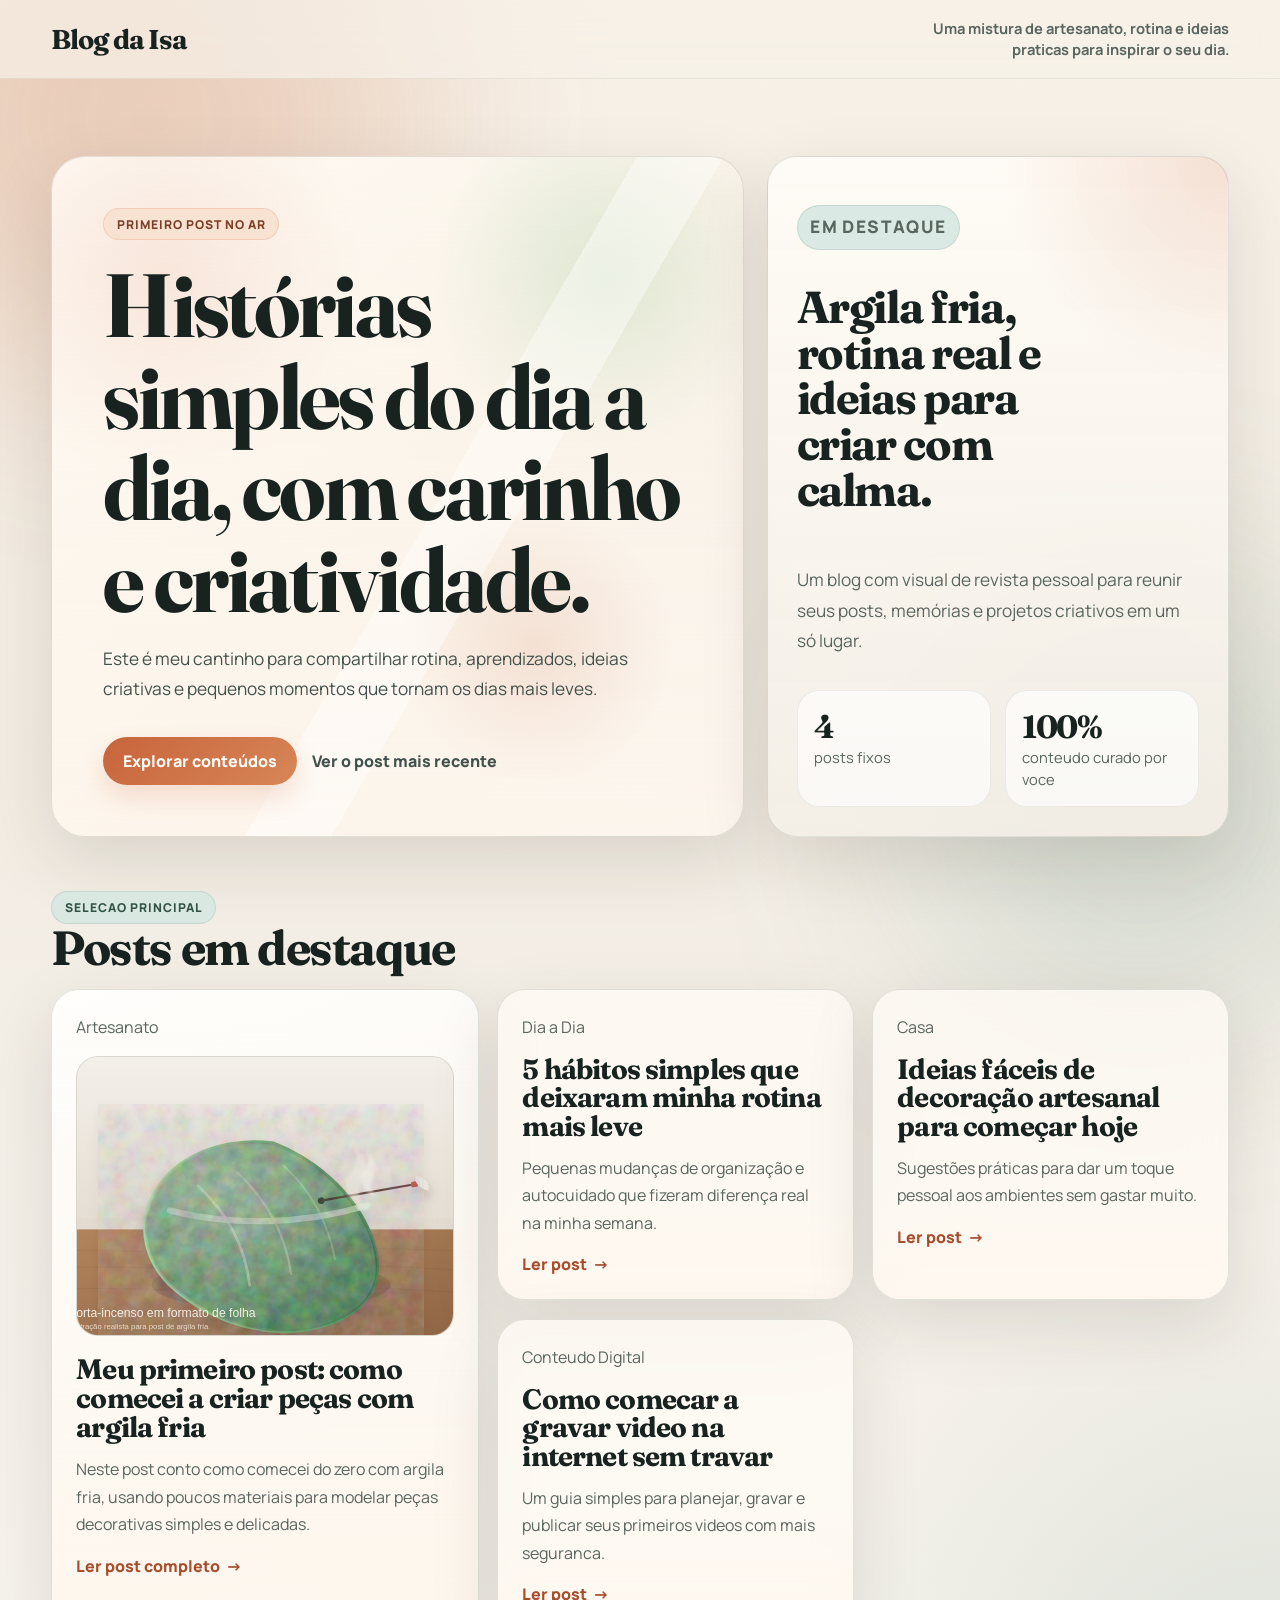
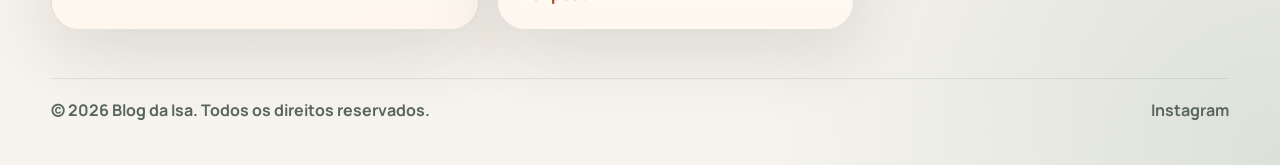
<file: index.html>
<!doctype html>
<html lang="pt-BR">
  <head>
    <meta charset="UTF-8" />
    <meta name="viewport" content="width=device-width, initial-scale=1.0" />
    <title>Blog da Isa | Dia a Dia</title>
    <link rel="preconnect" href="https://fonts.googleapis.com" />
    <link rel="preconnect" href="https://fonts.gstatic.com" crossorigin />
    <link
      href="https://fonts.googleapis.com/css2?family=Fraunces:opsz,wght@9..144,600;9..144,700&family=Manrope:wght@400;500;700&display=swap"
      rel="stylesheet"
    />
    <link rel="stylesheet" href="styles.css" />
  </head>
  <body>
    <div class="bg-blur bg-blur-top"></div>
    <div class="bg-blur bg-blur-bottom"></div>

    <header class="site-header">
      <nav class="container nav">
        <a href="index.html" class="brand">Blog da Isa</a>
        <p class="header-note">Uma mistura de artesanato, rotina e ideias praticas para inspirar o seu dia.</p>
      </nav>
    </header>

    <main>
      <section class="hero container">
        <div class="hero-copy">
          <span class="tag">Primeiro post no ar</span>
          <h1>Histórias simples do dia a dia, com carinho e criatividade.</h1>
          <p>
            Este é meu cantinho para compartilhar rotina, aprendizados, ideias
            criativas e pequenos momentos que tornam os dias mais leves.
          </p>
          <div class="hero-actions">
            <a href="#destaques" class="cta">Explorar conteúdos</a>
            <a href="post-video-internet.html" class="hero-link">Ver o post mais recente</a>
          </div>
        </div>

        <aside class="hero-panel reveal">
          <p class="hero-panel-label">Em destaque</p>
          <h2>Argila fria, rotina real e ideias para criar com calma.</h2>
          <p>
            Um blog com visual de revista pessoal para reunir seus posts,
            memórias e projetos criativos em um só lugar.
          </p>
          <div class="hero-metrics">
            <div>
              <strong>4</strong>
              <span>posts fixos</span>
            </div>
            <div>
              <strong>100%</strong>
              <span>conteudo curado por voce</span>
            </div>
          </div>
        </aside>
      </section>

      <section id="destaques" class="container section-heading reveal">
        <div>
          <p class="section-kicker">Selecao principal</p>
          <h2>Posts em destaque</h2>
        </div>
      </section>

      <section class="container posts-grid">
        <article class="post-card post-card-large reveal">
          <p class="post-category">Artesanato</p>
          <img
            class="post-card-image"
            src="images/porta-incenso-planta-realista.svg"
            alt="Porta-incenso de folha feito com argila fria"
          />
          <h2>Meu primeiro post: como comecei a criar peças com argila fria</h2>
          <p>
            Neste post conto como comecei do zero com argila fria, usando
            poucos materiais para modelar peças decorativas simples e delicadas.
          </p>
          <a href="post-artesanato.html">Ler post completo</a>
        </article>

        <article class="post-card reveal">
          <p class="post-category">Dia a Dia</p>
          <h3>5 hábitos simples que deixaram minha rotina mais leve</h3>
          <p>
            Pequenas mudanças de organização e autocuidado que fizeram diferença
            real na minha semana.
          </p>
          <a href="post-habitos.html">Ler post</a>
        </article>

        <article class="post-card reveal">
          <p class="post-category">Casa</p>
          <h3>Ideias fáceis de decoração artesanal para começar hoje</h3>
          <p>
            Sugestões práticas para dar um toque pessoal aos ambientes sem gastar
            muito.
          </p>
          <a href="post-decoracao.html">Ler post</a>
        </article>

        <article class="post-card reveal">
          <p class="post-category">Conteudo Digital</p>
          <h3>Como comecar a gravar video na internet sem travar</h3>
          <p>
            Um guia simples para planejar, gravar e publicar seus primeiros
            videos com mais seguranca.
          </p>
          <a href="post-video-internet.html">Ler post</a>
        </article>
      </section>

    </main>

    <footer class="site-footer">
      <div class="container footer-content">
        <p>© 2026 Blog da Isa. Todos os direitos reservados.</p>
        <div class="socials">
          <a href="https://www.instagram.com/">Instagram</a>
        </div>
      </div>
    </footer>

    <script src="script.js"></script>
  </body>
</html>
</file>
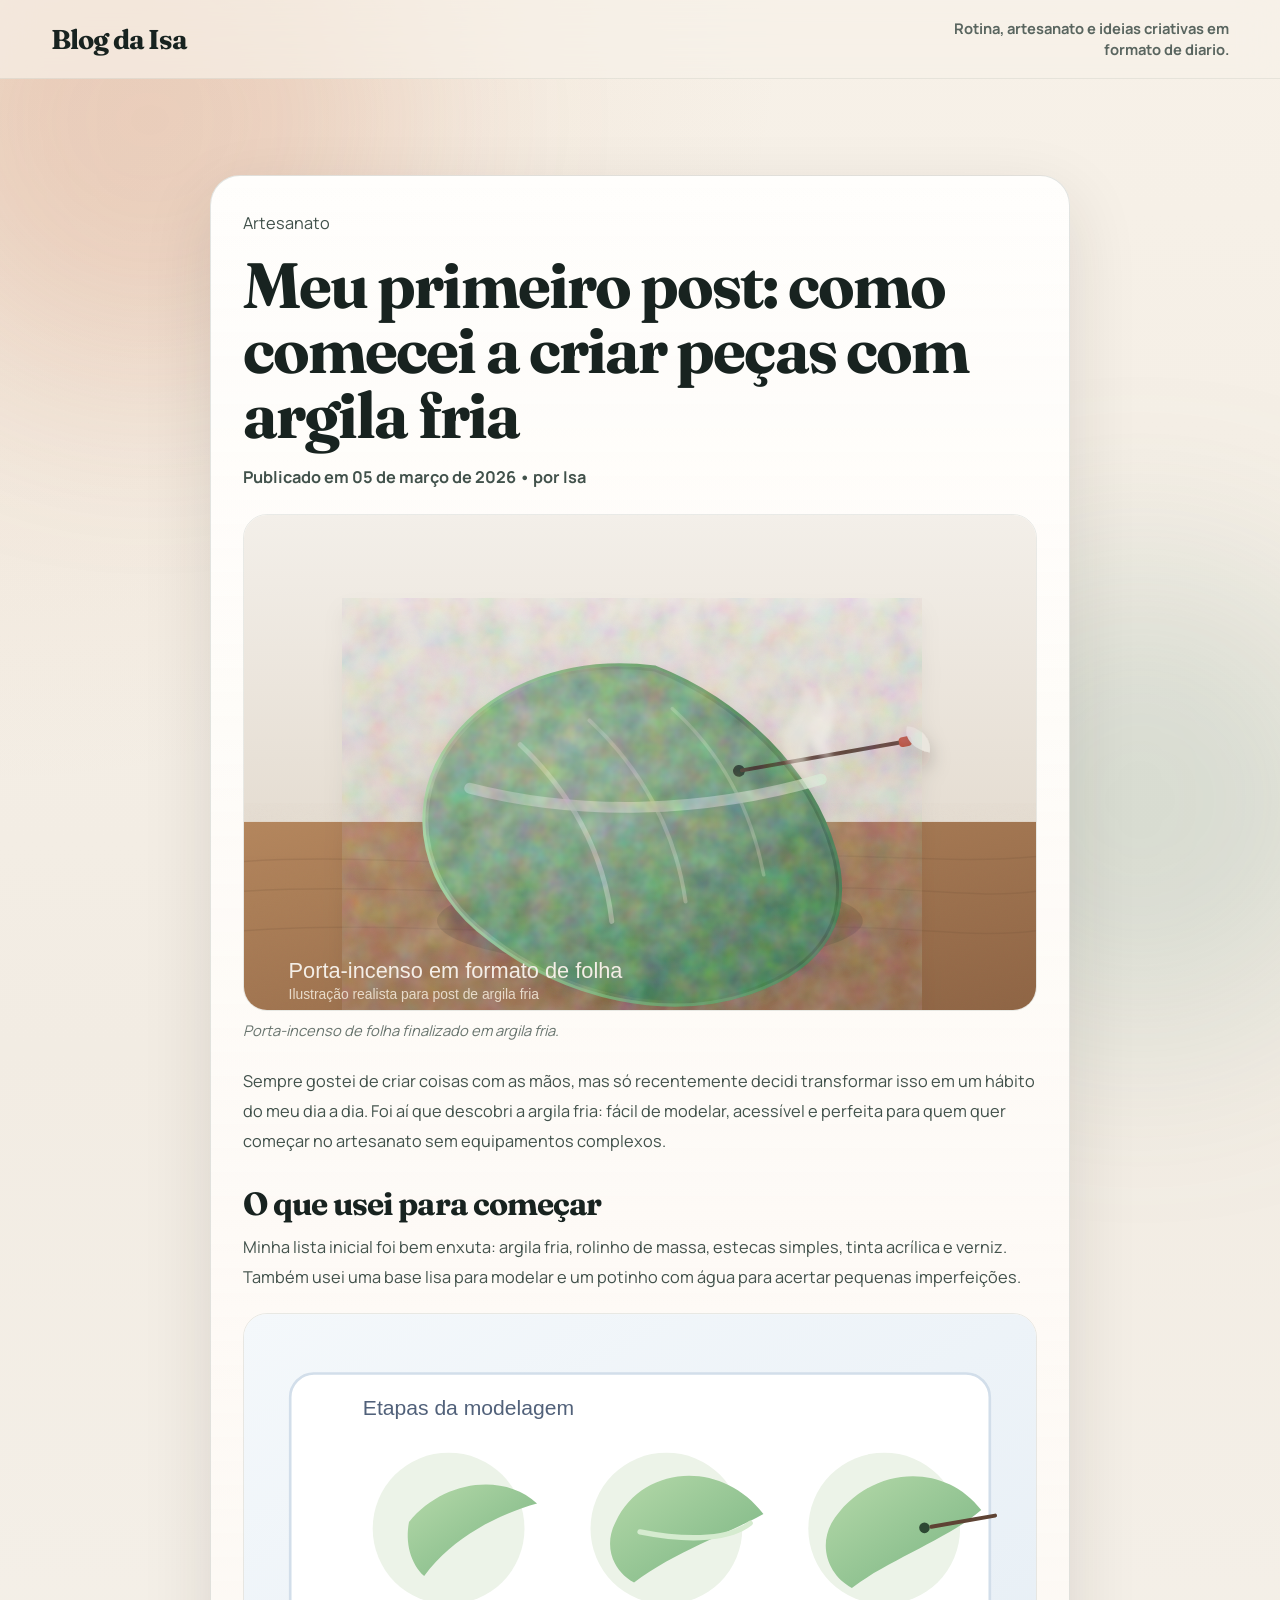
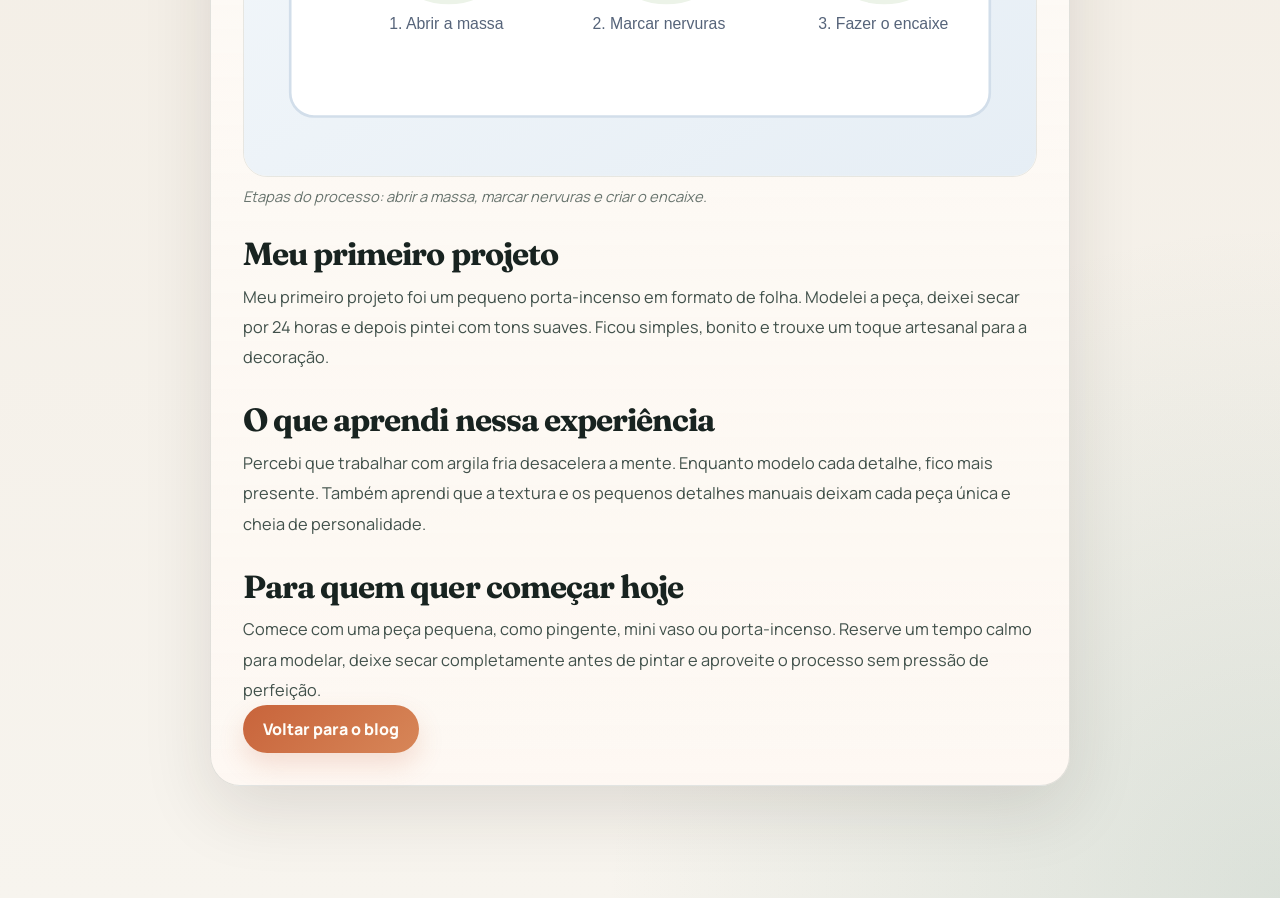
<file: post-artesanato.html>
<!doctype html>
<html lang="pt-BR">
  <head>
    <meta charset="UTF-8" />
    <meta name="viewport" content="width=device-width, initial-scale=1.0" />
    <title>Como comecei com argila fria | Blog da Isa</title>
    <link rel="preconnect" href="https://fonts.googleapis.com" />
    <link rel="preconnect" href="https://fonts.gstatic.com" crossorigin />
    <link
      href="https://fonts.googleapis.com/css2?family=Fraunces:opsz,wght@9..144,600;9..144,700&family=Manrope:wght@400;500;700&display=swap"
      rel="stylesheet"
    />
    <link rel="stylesheet" href="styles.css" />
  </head>
  <body>
    <div class="bg-blur bg-blur-top"></div>
    <div class="bg-blur bg-blur-bottom"></div>

    <header class="site-header">
      <nav class="container nav">
        <a href="index.html" class="brand">Blog da Isa</a>
        <p class="header-note">Rotina, artesanato e ideias criativas em formato de diario.</p>
      </nav>
    </header>

    <main class="container post-page">
      <article class="article-card reveal show">
        <p class="post-category">Artesanato</p>
        <h1>Meu primeiro post: como comecei a criar peças com argila fria</h1>
        <p class="article-meta">Publicado em 05 de março de 2026 • por Isa</p>

        <figure class="post-image">
          <img
            src="images/porta-incenso-planta-realista.svg"
            alt="Porta-incenso em formato de folha feito com argila fria sobre uma mesa clara"
          />
          <figcaption>Porta-incenso de folha finalizado em argila fria.</figcaption>
        </figure>

        <p>
          Sempre gostei de criar coisas com as mãos, mas só recentemente decidi transformar isso em um hábito
          do meu dia a dia. Foi aí que descobri a argila fria: fácil de modelar, acessível e perfeita para quem
          quer começar no artesanato sem equipamentos complexos.
        </p>

        <h2>O que usei para começar</h2>
        <p>
          Minha lista inicial foi bem enxuta: argila fria, rolinho de massa, estecas simples, tinta acrílica e verniz.
          Também usei uma base lisa para modelar e um potinho com água para acertar pequenas imperfeições.
        </p>

        <figure class="post-image">
          <img
            src="images/porta-incenso-folha-processo.svg"
            alt="Etapas de modelagem de um porta-incenso em formato de folha com argila fria"
          />
          <figcaption>Etapas do processo: abrir a massa, marcar nervuras e criar o encaixe.</figcaption>
        </figure>

        <h2>Meu primeiro projeto</h2>
        <p>
          Meu primeiro projeto foi um pequeno porta-incenso em formato de folha. Modelei a peça, deixei secar por
          24 horas e depois pintei com tons suaves. Ficou simples, bonito e trouxe um toque artesanal para a decoração.
        </p>

        <h2>O que aprendi nessa experiência</h2>
        <p>
          Percebi que trabalhar com argila fria desacelera a mente. Enquanto modelo cada detalhe, fico mais presente.
          Também aprendi que a textura e os pequenos detalhes manuais deixam cada peça única e cheia de personalidade.
        </p>

        <h2>Para quem quer começar hoje</h2>
        <p>
          Comece com uma peça pequena, como pingente, mini vaso ou porta-incenso. Reserve um tempo calmo para modelar,
          deixe secar completamente antes de pintar e aproveite o processo sem pressão de perfeição.
        </p>

        <a href="index.html" class="cta">Voltar para o blog</a>
      </article>
    </main>
  </body>
</html>
</file>
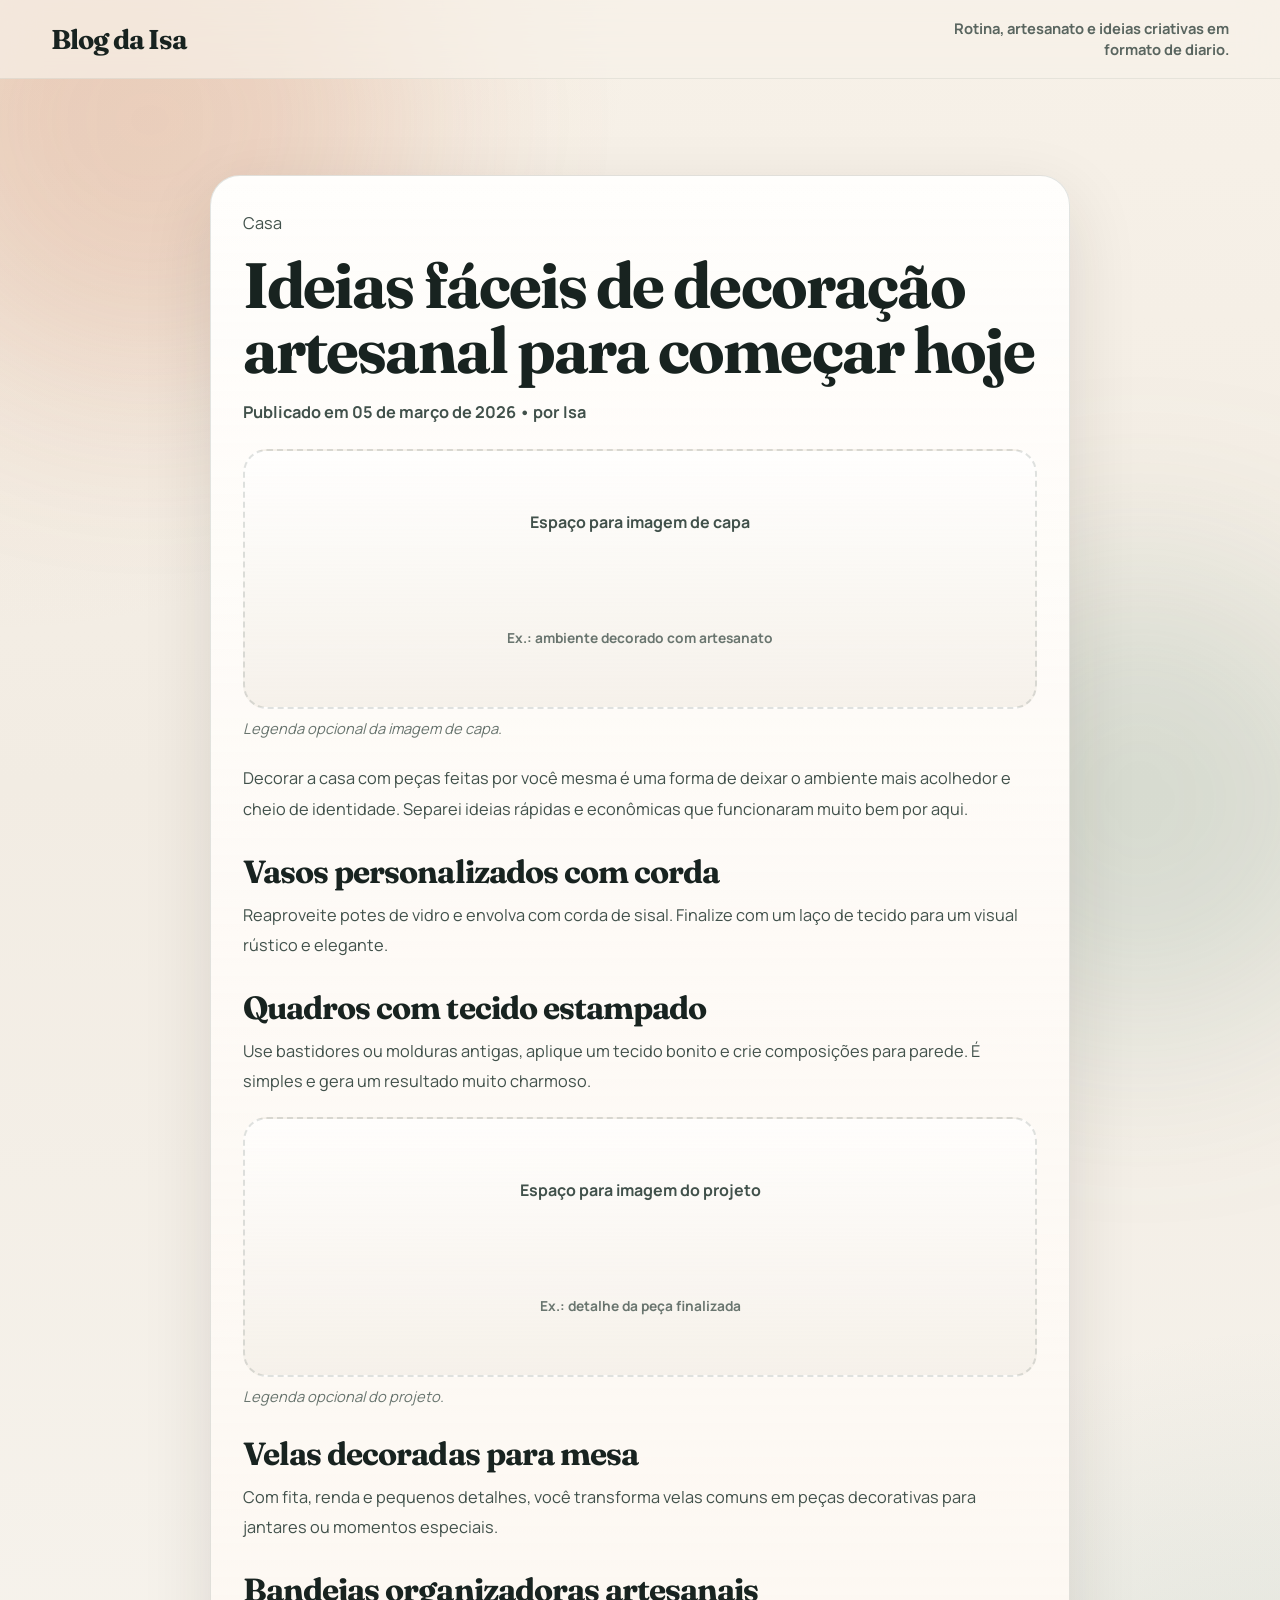
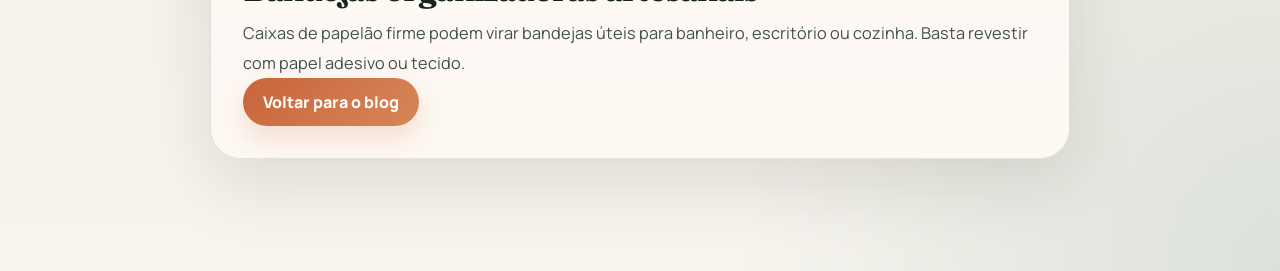
<file: post-decoracao.html>
<!doctype html>
<html lang="pt-BR">
  <head>
    <meta charset="UTF-8" />
    <meta name="viewport" content="width=device-width, initial-scale=1.0" />
    <title>Decoração artesanal fácil | Blog da Isa</title>
    <link rel="preconnect" href="https://fonts.googleapis.com" />
    <link rel="preconnect" href="https://fonts.gstatic.com" crossorigin />
    <link
      href="https://fonts.googleapis.com/css2?family=Fraunces:opsz,wght@9..144,600;9..144,700&family=Manrope:wght@400;500;700&display=swap"
      rel="stylesheet"
    />
    <link rel="stylesheet" href="styles.css" />
  </head>
  <body>
    <div class="bg-blur bg-blur-top"></div>
    <div class="bg-blur bg-blur-bottom"></div>

    <header class="site-header">
      <nav class="container nav">
        <a href="index.html" class="brand">Blog da Isa</a>
        <p class="header-note">Rotina, artesanato e ideias criativas em formato de diario.</p>
      </nav>
    </header>

    <main class="container post-page">
      <article class="article-card reveal show">
        <p class="post-category">Casa</p>
        <h1>Ideias fáceis de decoração artesanal para começar hoje</h1>
        <p class="article-meta">Publicado em 05 de março de 2026 • por Isa</p>

        <figure class="post-image">
          <!-- Troque esta div por uma imagem real: <img src="images/sua-foto.jpg" alt="Descrição da imagem" /> -->
          <div class="post-image-placeholder">
            Espaço para imagem de capa
            <small>Ex.: ambiente decorado com artesanato</small>
          </div>
          <figcaption>Legenda opcional da imagem de capa.</figcaption>
        </figure>

        <p>
          Decorar a casa com peças feitas por você mesma é uma forma de deixar o ambiente mais acolhedor e cheio de
          identidade. Separei ideias rápidas e econômicas que funcionaram muito bem por aqui.
        </p>

        <h2>Vasos personalizados com corda</h2>
        <p>
          Reaproveite potes de vidro e envolva com corda de sisal. Finalize com um laço de tecido para um visual rústico
          e elegante.
        </p>

        <h2>Quadros com tecido estampado</h2>
        <p>
          Use bastidores ou molduras antigas, aplique um tecido bonito e crie composições para parede. É simples e gera
          um resultado muito charmoso.
        </p>

        <figure class="post-image">
          <!-- Troque esta div por uma imagem real: <img src="images/sua-foto.jpg" alt="Descrição da imagem" /> -->
          <div class="post-image-placeholder">
            Espaço para imagem do projeto
            <small>Ex.: detalhe da peça finalizada</small>
          </div>
          <figcaption>Legenda opcional do projeto.</figcaption>
        </figure>

        <h2>Velas decoradas para mesa</h2>
        <p>
          Com fita, renda e pequenos detalhes, você transforma velas comuns em peças decorativas para jantares ou momentos
          especiais.
        </p>

        <h2>Bandejas organizadoras artesanais</h2>
        <p>
          Caixas de papelão firme podem virar bandejas úteis para banheiro, escritório ou cozinha. Basta revestir com
          papel adesivo ou tecido.
        </p>

        <a href="index.html" class="cta">Voltar para o blog</a>
      </article>
    </main>
  </body>
</html>
</file>
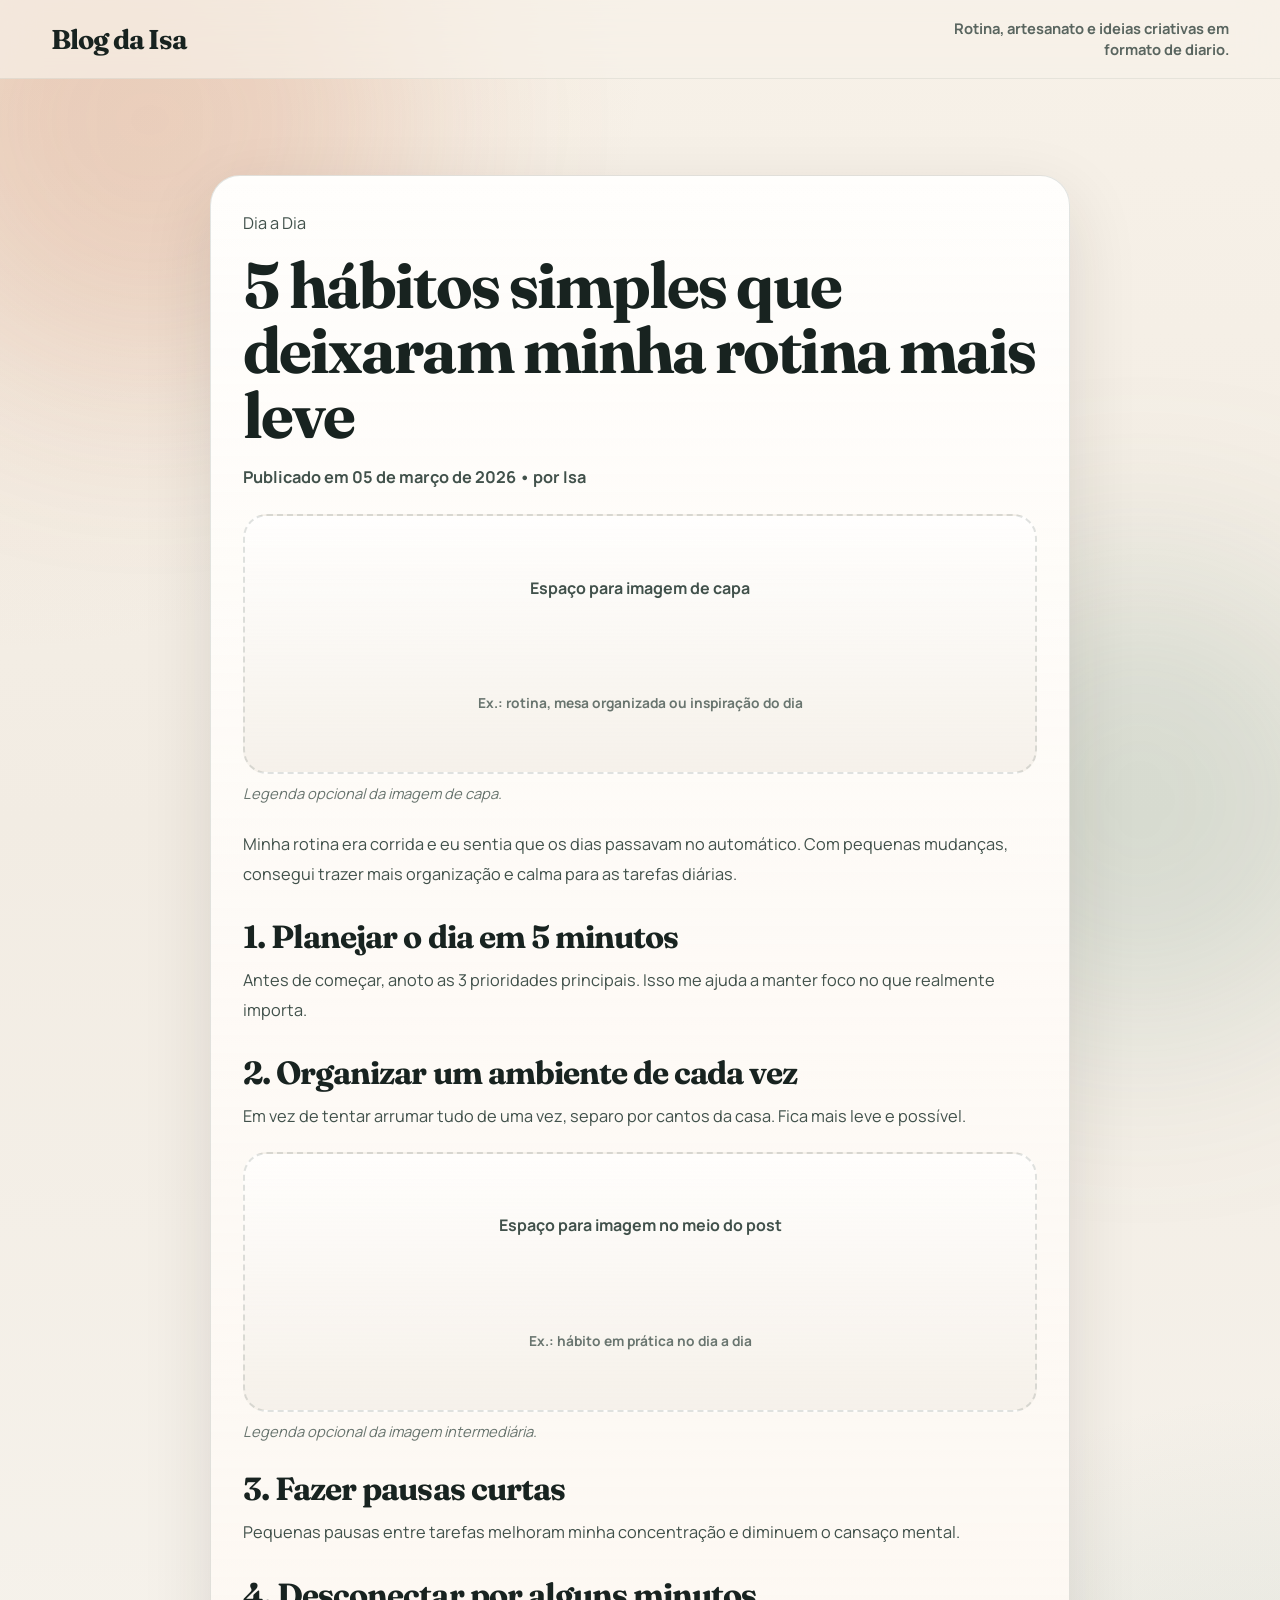
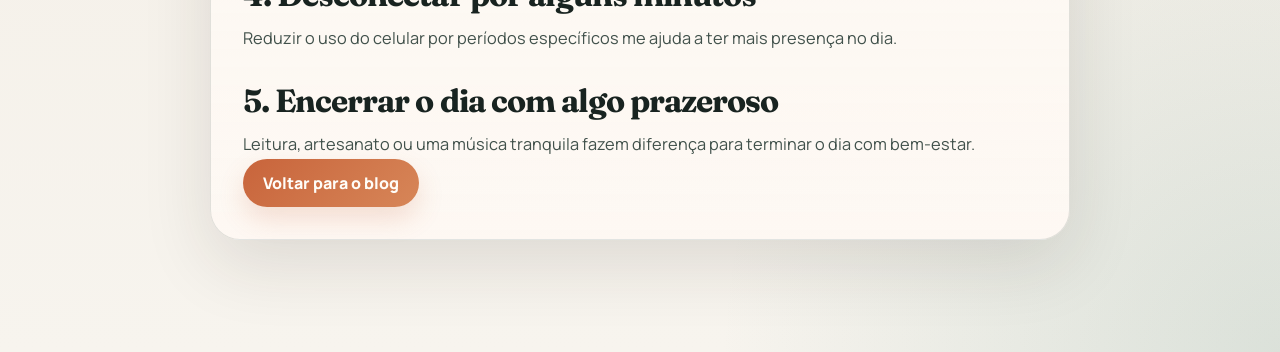
<file: post-habitos.html>
<!doctype html>
<html lang="pt-BR">
  <head>
    <meta charset="UTF-8" />
    <meta name="viewport" content="width=device-width, initial-scale=1.0" />
    <title>5 hábitos simples para uma rotina leve | Blog da Isa</title>
    <link rel="preconnect" href="https://fonts.googleapis.com" />
    <link rel="preconnect" href="https://fonts.gstatic.com" crossorigin />
    <link
      href="https://fonts.googleapis.com/css2?family=Fraunces:opsz,wght@9..144,600;9..144,700&family=Manrope:wght@400;500;700&display=swap"
      rel="stylesheet"
    />
    <link rel="stylesheet" href="styles.css" />
  </head>
  <body>
    <div class="bg-blur bg-blur-top"></div>
    <div class="bg-blur bg-blur-bottom"></div>

    <header class="site-header">
      <nav class="container nav">
        <a href="index.html" class="brand">Blog da Isa</a>
        <p class="header-note">Rotina, artesanato e ideias criativas em formato de diario.</p>
      </nav>
    </header>

    <main class="container post-page">
      <article class="article-card reveal show">
        <p class="post-category">Dia a Dia</p>
        <h1>5 hábitos simples que deixaram minha rotina mais leve</h1>
        <p class="article-meta">Publicado em 05 de março de 2026 • por Isa</p>

        <figure class="post-image">
          <!-- Troque esta div por uma imagem real: <img src="images/sua-foto.jpg" alt="Descrição da imagem" /> -->
          <div class="post-image-placeholder">
            Espaço para imagem de capa
            <small>Ex.: rotina, mesa organizada ou inspiração do dia</small>
          </div>
          <figcaption>Legenda opcional da imagem de capa.</figcaption>
        </figure>

        <p>
          Minha rotina era corrida e eu sentia que os dias passavam no automático. Com pequenas mudanças, consegui
          trazer mais organização e calma para as tarefas diárias.
        </p>

        <h2>1. Planejar o dia em 5 minutos</h2>
        <p>Antes de começar, anoto as 3 prioridades principais. Isso me ajuda a manter foco no que realmente importa.</p>

        <h2>2. Organizar um ambiente de cada vez</h2>
        <p>Em vez de tentar arrumar tudo de uma vez, separo por cantos da casa. Fica mais leve e possível.</p>

        <figure class="post-image">
          <!-- Troque esta div por uma imagem real: <img src="images/sua-foto.jpg" alt="Descrição da imagem" /> -->
          <div class="post-image-placeholder">
            Espaço para imagem no meio do post
            <small>Ex.: hábito em prática no dia a dia</small>
          </div>
          <figcaption>Legenda opcional da imagem intermediária.</figcaption>
        </figure>

        <h2>3. Fazer pausas curtas</h2>
        <p>Pequenas pausas entre tarefas melhoram minha concentração e diminuem o cansaço mental.</p>

        <h2>4. Desconectar por alguns minutos</h2>
        <p>Reduzir o uso do celular por períodos específicos me ajuda a ter mais presença no dia.</p>

        <h2>5. Encerrar o dia com algo prazeroso</h2>
        <p>Leitura, artesanato ou uma música tranquila fazem diferença para terminar o dia com bem-estar.</p>

        <a href="index.html" class="cta">Voltar para o blog</a>
      </article>
    </main>
  </body>
</html>
</file>
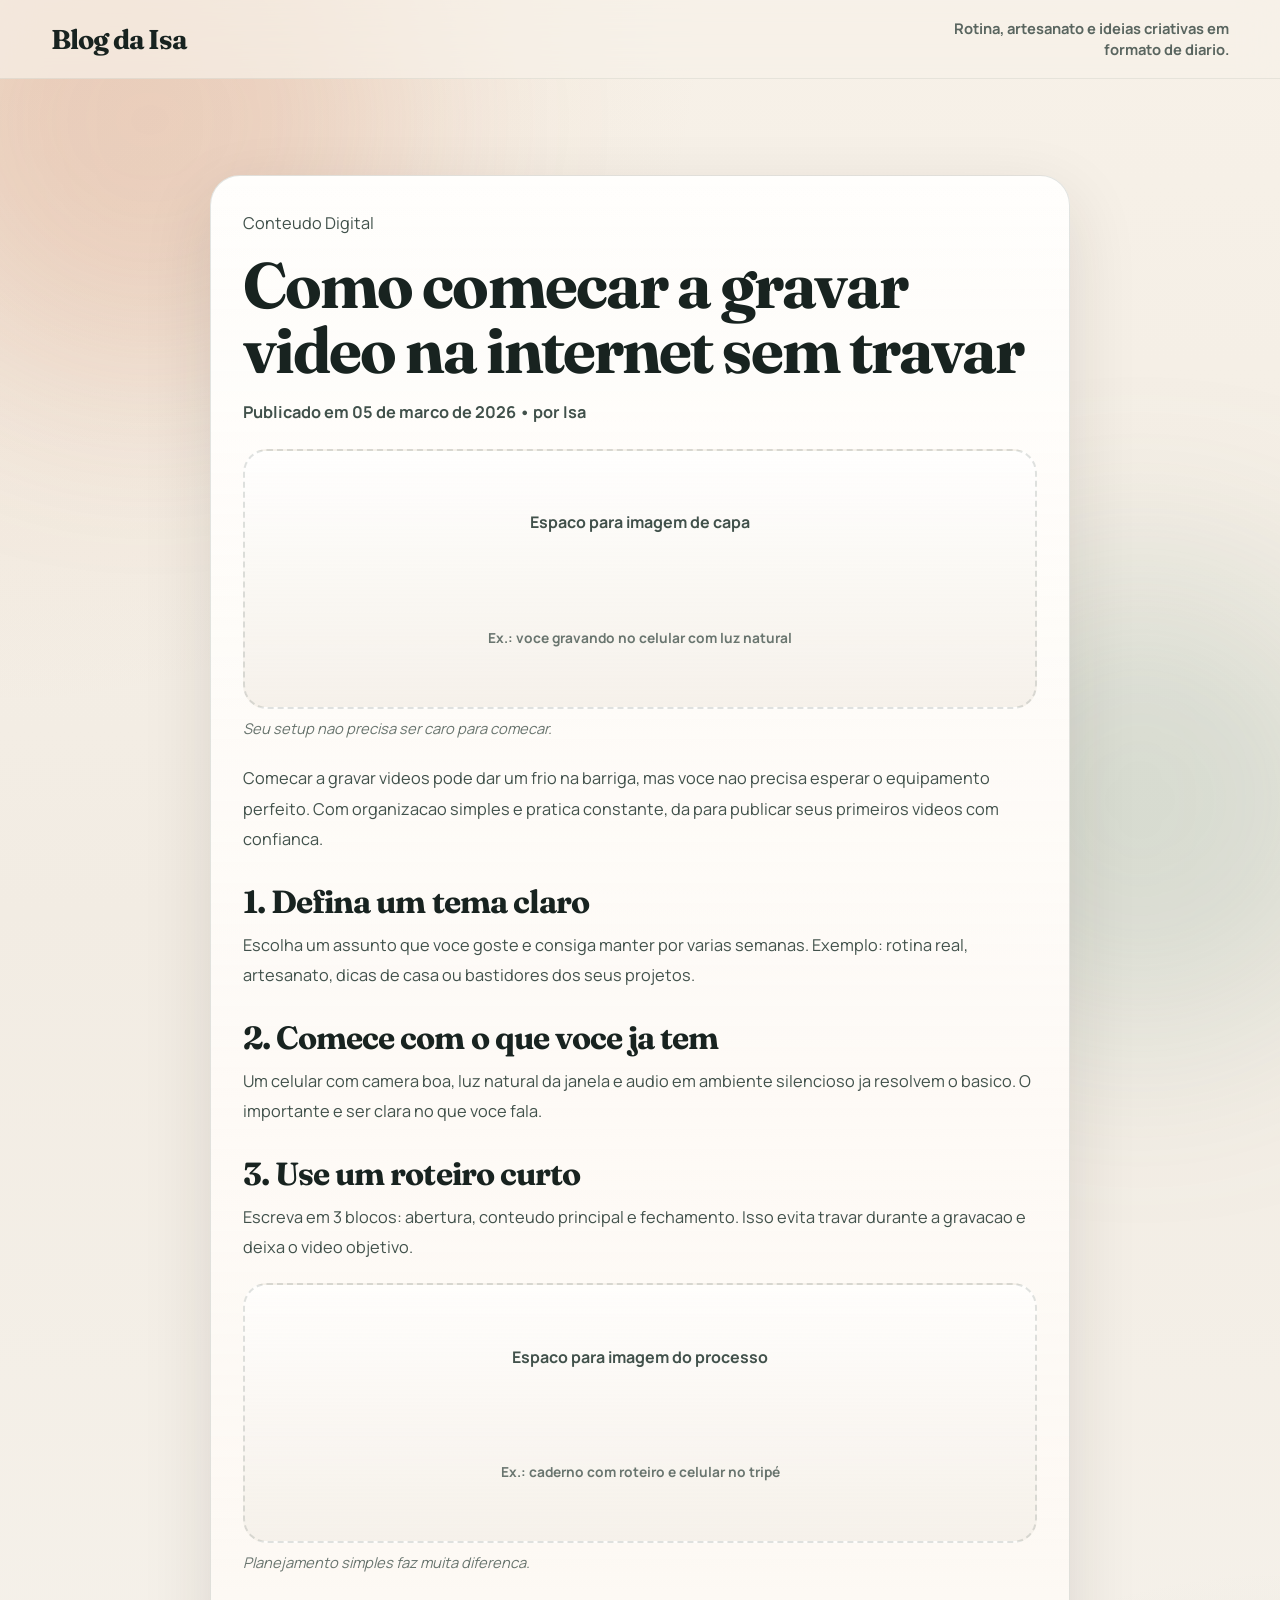
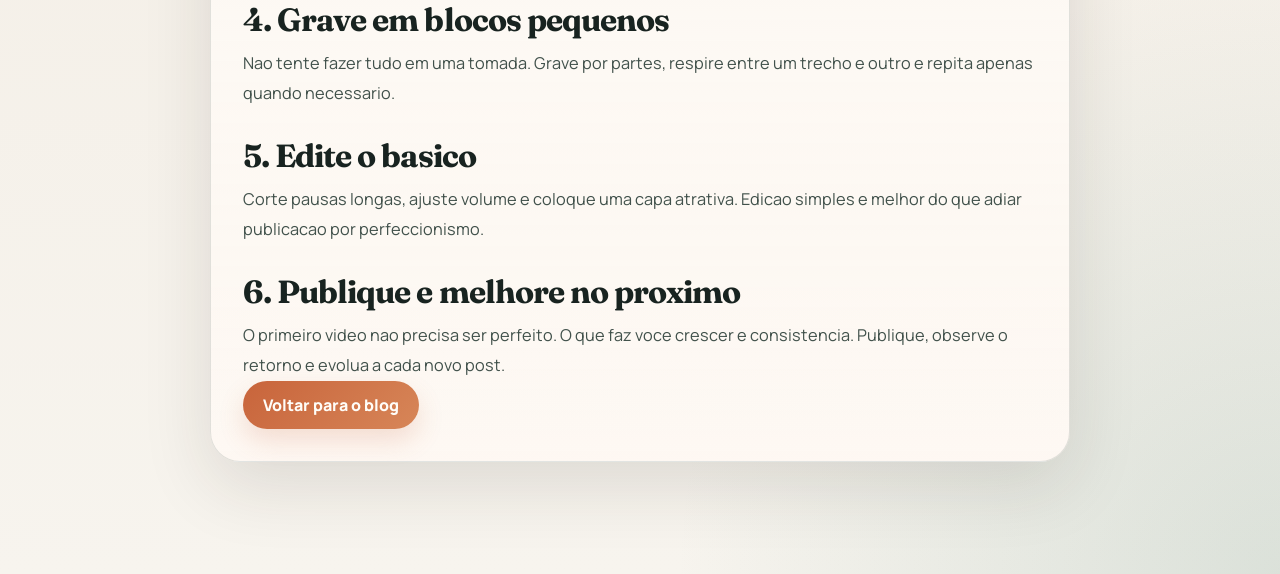
<file: post-video-internet.html>
<!doctype html>
<html lang="pt-BR">
  <head>
    <meta charset="UTF-8" />
    <meta name="viewport" content="width=device-width, initial-scale=1.0" />
    <title>Como comecar a gravar video na internet | Blog da Isa</title>
    <link rel="preconnect" href="https://fonts.googleapis.com" />
    <link rel="preconnect" href="https://fonts.gstatic.com" crossorigin />
    <link
      href="https://fonts.googleapis.com/css2?family=Fraunces:opsz,wght@9..144,600;9..144,700&family=Manrope:wght@400;500;700&display=swap"
      rel="stylesheet"
    />
    <link rel="stylesheet" href="styles.css" />
  </head>
  <body>
    <div class="bg-blur bg-blur-top"></div>
    <div class="bg-blur bg-blur-bottom"></div>

    <header class="site-header">
      <nav class="container nav">
        <a href="index.html" class="brand">Blog da Isa</a>
        <p class="header-note">Rotina, artesanato e ideias criativas em formato de diario.</p>
      </nav>
    </header>

    <main class="container post-page">
      <article class="article-card reveal show">
        <p class="post-category">Conteudo Digital</p>
        <h1>Como comecar a gravar video na internet sem travar</h1>
        <p class="article-meta">Publicado em 05 de marco de 2026 • por Isa</p>

        <figure class="post-image">
          <div class="post-image-placeholder">
            Espaco para imagem de capa
            <small>Ex.: voce gravando no celular com luz natural</small>
          </div>
          <figcaption>Seu setup nao precisa ser caro para comecar.</figcaption>
        </figure>

        <p>
          Comecar a gravar videos pode dar um frio na barriga, mas voce nao
          precisa esperar o equipamento perfeito. Com organizacao simples e
          pratica constante, da para publicar seus primeiros videos com
          confianca.
        </p>

        <h2>1. Defina um tema claro</h2>
        <p>
          Escolha um assunto que voce goste e consiga manter por varias semanas.
          Exemplo: rotina real, artesanato, dicas de casa ou bastidores dos
          seus projetos.
        </p>

        <h2>2. Comece com o que voce ja tem</h2>
        <p>
          Um celular com camera boa, luz natural da janela e audio em ambiente
          silencioso ja resolvem o basico. O importante e ser clara no que voce
          fala.
        </p>

        <h2>3. Use um roteiro curto</h2>
        <p>
          Escreva em 3 blocos: abertura, conteudo principal e fechamento.
          Isso evita travar durante a gravacao e deixa o video objetivo.
        </p>

        <figure class="post-image">
          <div class="post-image-placeholder">
            Espaco para imagem do processo
            <small>Ex.: caderno com roteiro e celular no tripé</small>
          </div>
          <figcaption>Planejamento simples faz muita diferenca.</figcaption>
        </figure>

        <h2>4. Grave em blocos pequenos</h2>
        <p>
          Nao tente fazer tudo em uma tomada. Grave por partes, respire entre
          um trecho e outro e repita apenas quando necessario.
        </p>

        <h2>5. Edite o basico</h2>
        <p>
          Corte pausas longas, ajuste volume e coloque uma capa atrativa.
          Edicao simples e melhor do que adiar publicacao por perfeccionismo.
        </p>

        <h2>6. Publique e melhore no proximo</h2>
        <p>
          O primeiro video nao precisa ser perfeito. O que faz voce crescer e
          consistencia. Publique, observe o retorno e evolua a cada novo post.
        </p>

        <a href="index.html" class="cta">Voltar para o blog</a>
      </article>
    </main>
  </body>
</html>
</file>
<file: styles.css>
:root {
  --bg: #f4efe7;
  --bg-soft: #fbf8f3;
  --surface: rgba(255, 251, 245, 0.78);
  --surface-strong: #fffdf9;
  --surface-dark: #1f2a2a;
  --text: #182320;
  --muted: #59655f;
  --muted-strong: #41514b;
  --accent: #c8643b;
  --accent-dark: #a64d2c;
  --accent-soft: #f4d8c9;
  --line: rgba(78, 95, 87, 0.16);
  --line-strong: rgba(42, 55, 50, 0.18);
  --shadow: 0 24px 70px rgba(39, 34, 28, 0.12);
  --shadow-soft: 0 12px 30px rgba(39, 34, 28, 0.08);
  --radius: 28px;
}

* {
  box-sizing: border-box;
}

html {
  scroll-behavior: smooth;
}

body {
  margin: 0;
  font-family: "Manrope", sans-serif;
  color: var(--text);
  background:
    radial-gradient(circle at top left, rgba(210, 158, 118, 0.18), transparent 28%),
    radial-gradient(circle at bottom right, rgba(92, 139, 124, 0.18), transparent 24%),
    linear-gradient(180deg, #f7f1e8 0%, #f2ece3 42%, #f7f4ee 100%);
  position: relative;
  overflow-x: hidden;
}

h1,
h2,
h3 {
  font-family: "Fraunces", serif;
  margin: 0;
  line-height: 1.02;
  letter-spacing: -0.03em;
}

p {
  margin: 0;
}

a {
  color: inherit;
  text-decoration: none;
}

img {
  max-width: 100%;
}

.container {
  width: min(1180px, 92vw);
  margin-inline: auto;
}

.bg-blur {
  position: fixed;
  border-radius: 999px;
  filter: blur(100px);
  z-index: -1;
  pointer-events: none;
}

.bg-blur-top {
  width: 520px;
  height: 520px;
  background: rgba(200, 100, 59, 0.18);
  top: -140px;
  left: -110px;
}

.bg-blur-bottom {
  width: 460px;
  height: 460px;
  background: rgba(91, 137, 123, 0.18);
  bottom: -130px;
  right: -90px;
}

.site-header {
  position: sticky;
  top: 0;
  z-index: 30;
  backdrop-filter: blur(18px);
  background: rgba(247, 241, 232, 0.7);
  border-bottom: 1px solid rgba(48, 62, 55, 0.08);
}

.nav {
  display: flex;
  align-items: center;
  justify-content: space-between;
  gap: 1.2rem;
  padding: 1.1rem 0;
}

.brand {
  font-family: "Fraunces", serif;
  font-size: 1.7rem;
  font-weight: 700;
  letter-spacing: -0.04em;
}

.header-note {
  max-width: 30ch;
  color: var(--muted);
  font-size: 0.92rem;
  font-weight: 700;
  line-height: 1.45;
  text-align: right;
}

.cta {
  border: 0;
  font: inherit;
}

.cta {
  display: inline-flex;
  align-items: center;
  justify-content: center;
  min-height: 48px;
  padding: 0.8rem 1.25rem;
  border-radius: 999px;
  background: linear-gradient(135deg, var(--accent) 0%, #d78658 100%);
  color: #fffdf8;
  font-weight: 800;
  box-shadow: 0 12px 26px rgba(200, 100, 59, 0.18);
  transition: transform 0.22s ease, box-shadow 0.22s ease, filter 0.22s ease;
  cursor: pointer;
}

.cta:hover {
  transform: translateY(-2px);
  box-shadow: 0 18px 32px rgba(200, 100, 59, 0.24);
  filter: saturate(1.05);
}

.hero {
  display: grid;
  grid-template-columns: minmax(0, 1.2fr) minmax(320px, 0.8fr);
  gap: 1.4rem;
  align-items: stretch;
  padding: 4.8rem 0 2.4rem;
}

.hero-copy,
.hero-panel,
.post-card,
.article-card {
  border: 1px solid var(--line);
  background: var(--surface);
  box-shadow: var(--shadow);
  backdrop-filter: blur(16px);
}

.hero-copy {
  position: relative;
  overflow: hidden;
  border-radius: 34px;
  padding: clamp(2rem, 4vw, 4rem);
  min-height: 520px;
  display: flex;
  flex-direction: column;
  justify-content: flex-end;
  background:
    linear-gradient(180deg, rgba(255, 255, 255, 0.2), rgba(255, 248, 240, 0.72)),
    radial-gradient(circle at 16% 18%, rgba(244, 216, 201, 0.85), transparent 25%),
    radial-gradient(circle at 80% 18%, rgba(141, 194, 138, 0.36), transparent 22%),
    linear-gradient(135deg, #fffaf3 0%, #f8efe2 54%, #f4ede6 100%);
}

.hero-copy::before {
  content: "";
  position: absolute;
  inset: 0;
  background:
    linear-gradient(120deg, transparent 0 54%, rgba(255, 255, 255, 0.4) 54% 62%, transparent 62%),
    radial-gradient(circle at 70% 72%, rgba(200, 100, 59, 0.14), transparent 20%);
  pointer-events: none;
}

.hero-copy > * {
  position: relative;
}

.tag,
.section-kicker,
.hero-panel-label {
  display: inline-flex;
  align-items: center;
  width: fit-content;
  border-radius: 999px;
  padding: 0.42rem 0.8rem;
  font-size: 0.76rem;
  font-weight: 800;
  letter-spacing: 0.08em;
  text-transform: uppercase;
}

.tag {
  color: #7b3f28;
  background: rgba(248, 225, 210, 0.96);
  border: 1px solid rgba(200, 100, 59, 0.16);
}

.section-kicker,
.hero-panel-label {
  color: #335247;
  background: rgba(214, 232, 225, 0.9);
  border: 1px solid rgba(91, 137, 123, 0.18);
}

.hero h1 {
  max-width: 11ch;
  margin-top: 1.2rem;
  font-size: clamp(3rem, 7vw, 6rem);
}

.hero p {
  max-width: 55ch;
  margin-top: 1.2rem;
  color: var(--muted-strong);
  font-size: 1.08rem;
  line-height: 1.75;
}

.hero-actions {
  display: flex;
  flex-wrap: wrap;
  gap: 0.9rem;
  margin-top: 2rem;
}

.hero-link {
  display: inline-flex;
  align-items: center;
  font-weight: 800;
  color: var(--muted-strong);
}

.hero-link:hover {
  color: var(--accent-dark);
}

.hero-panel {
  border-radius: 30px;
  padding: 1.8rem;
  background:
    radial-gradient(circle at top right, rgba(200, 100, 59, 0.18), transparent 28%),
    linear-gradient(180deg, rgba(255, 252, 247, 0.9), rgba(244, 239, 231, 0.86));
  display: flex;
  flex-direction: column;
  justify-content: space-between;
  gap: 1.4rem;
}

.hero-panel h2 {
  font-size: clamp(2rem, 4vw, 2.8rem);
  max-width: 10ch;
}

.hero-panel p {
  color: var(--muted);
  line-height: 1.75;
}

.hero-metrics {
  display: grid;
  grid-template-columns: repeat(2, minmax(0, 1fr));
  gap: 0.9rem;
}

.hero-metrics div {
  padding: 1rem;
  border-radius: 22px;
  background: rgba(255, 255, 255, 0.62);
  border: 1px solid rgba(56, 73, 66, 0.09);
}

.hero-metrics strong {
  display: block;
  font-family: "Fraunces", serif;
  font-size: 2rem;
  letter-spacing: -0.04em;
}

.hero-metrics span {
  color: var(--muted);
  font-size: 0.92rem;
}

.section-heading {
  display: flex;
  align-items: end;
  justify-content: space-between;
  gap: 1rem;
  margin-top: 1rem;
  margin-bottom: 1rem;
}

.section-heading h2,
.section-heading-inline h2,
.categories h2 {
  font-size: clamp(2rem, 4vw, 3rem);
}

.section-heading p:last-child {
  max-width: 32ch;
  color: var(--muted);
  line-height: 1.7;
  text-align: right;
}

.section-heading-inline {
  margin-bottom: 1.2rem;
}

.section-heading-inline p:last-child {
  margin-top: 0.6rem;
  color: var(--muted);
  line-height: 1.7;
}

.posts-grid {
  display: grid;
  grid-template-columns: 1.2fr 1fr 1fr;
  gap: 1.15rem;
  margin-bottom: 3rem;
}

.post-card {
  position: relative;
  overflow: hidden;
  border-radius: 28px;
  padding: 1.5rem;
  transition: transform 0.24s ease, box-shadow 0.24s ease, border-color 0.24s ease;
}

.post-card:hover {
  transform: translateY(-7px);
  box-shadow: 0 28px 70px rgba(39, 34, 28, 0.16);
  border-color: rgba(200, 100, 59, 0.24);
}

.post-card::before {
  content: "";
  position: absolute;
  inset: auto auto 0 0;
  width: 100%;
  height: 38%;
  background: linear-gradient(180deg, transparent, rgba(255, 246, 237, 0.6));
  pointer-events: none;
}

.post-card > * {
  position: relative;
}

.post-card-large {
  grid-row: span 2;
  display: flex;
  flex-direction: column;
  justify-content: flex-start;
  background:
    linear-gradient(180deg, rgba(255, 255, 255, 0.38), rgba(255, 250, 243, 0.78)),
    linear-gradient(160deg, #fffdf9 0%, #f7eee2 100%);
}

.post-category {
  color: #426357;
  margin-bottom: 0.85rem;
}

.post-card h2,
.post-card h3 {
  font-size: clamp(1.55rem, 2.2vw, 2.25rem);
  margin-bottom: 0.9rem;
}

.post-card:not(.post-card-large) h3 {
  font-size: 1.75rem;
}

.post-card p {
  color: var(--muted);
  line-height: 1.72;
}

.post-card a,
.custom-post-card a {
  display: inline-flex;
  align-items: center;
  gap: 0.35rem;
  margin-top: 1rem;
  color: var(--accent-dark);
  font-weight: 800;
}

.post-card a::after,
.custom-post-card a::after {
  content: "→";
}

.post-card-image {
  width: 100%;
  height: 280px;
  object-fit: cover;
  border-radius: 22px;
  margin: 0.1rem 0 1.2rem;
  border: 1px solid rgba(70, 90, 80, 0.12);
  background: #ede7dd;
}

.article-card {
  border-radius: 30px;
  padding: 2rem;
  margin: 3rem auto;
}

.site-footer {
  padding: 0 0 2.8rem;
}

.footer-content {
  display: flex;
  justify-content: space-between;
  gap: 1rem;
  padding-top: 1.2rem;
  color: var(--muted);
  font-weight: 700;
  border-top: 1px solid rgba(79, 96, 89, 0.12);
}

.socials {
  display: flex;
  gap: 1rem;
}

.socials a:hover {
  color: var(--accent-dark);
}

.post-page {
  padding: 3rem 0 4rem;
}

.article-card {
  max-width: 860px;
  background:
    linear-gradient(180deg, rgba(255, 255, 255, 0.46), rgba(255, 250, 245, 0.82)),
    linear-gradient(180deg, #fffdf9 0%, #f7f1e8 100%);
}

.article-card h1 {
  font-size: clamp(2.2rem, 5vw, 4.8rem);
  margin-top: 0.2rem;
  margin-bottom: 0.9rem;
}

.article-card h2 {
  margin-top: 2rem;
  margin-bottom: 0.7rem;
  font-size: clamp(1.35rem, 3vw, 2rem);
}

.article-card p {
  color: var(--muted-strong);
  line-height: 1.85;
  font-size: 1.02rem;
}

.article-meta {
  margin: 0.2rem 0 1.4rem;
  color: #6b756f;
  font-size: 0.95rem;
  font-weight: 700;
}

.post-image {
  margin: 1.3rem 0 1.6rem;
}

.post-image-placeholder {
  min-height: 260px;
  border: 2px dashed rgba(79, 96, 89, 0.18);
  border-radius: 24px;
  background:
    linear-gradient(180deg, rgba(255, 255, 255, 0.68), rgba(245, 240, 233, 0.94));
  display: grid;
  place-items: center;
  text-align: center;
  padding: 1rem;
  color: var(--muted-strong);
  font-weight: 700;
}

.post-image-placeholder small {
  display: block;
  margin-top: 0.35rem;
  font-size: 0.86rem;
  font-weight: 700;
  color: #69756f;
}

.post-image img {
  width: 100%;
  display: block;
  border-radius: 24px;
  max-height: 520px;
  object-fit: cover;
  border: 1px solid rgba(79, 96, 89, 0.12);
}

.post-image figcaption {
  margin-top: 0.55rem;
  font-size: 0.92rem;
  color: #69756f;
  font-style: italic;
}

.reveal {
  opacity: 0;
  transform: translateY(24px);
}

.reveal.show {
  opacity: 1;
  transform: translateY(0);
  transition: opacity 0.7s ease, transform 0.7s ease;
}

.sr-only {
  position: absolute;
  width: 1px;
  height: 1px;
  padding: 0;
  margin: -1px;
  overflow: hidden;
  clip: rect(0, 0, 0, 0);
  white-space: nowrap;
  border: 0;
}

@media (max-width: 1040px) {
  .hero {
    grid-template-columns: 1fr;
  }

  .section-heading {
    align-items: start;
    flex-direction: column;
  }

  .section-heading p:last-child {
    text-align: left;
  }

  .posts-grid {
    grid-template-columns: 1fr 1fr;
  }

  .post-card-large {
    grid-column: span 2;
    grid-row: auto;
  }

}

@media (max-width: 720px) {
  .nav {
    align-items: flex-start;
    flex-direction: column;
    gap: 0.45rem;
  }

  .hero {
    padding-top: 3.4rem;
  }

  .header-note {
    max-width: none;
    text-align: left;
  }

  .hero-copy,
  .hero-panel,
  .article-card,
  .post-card {
    border-radius: 24px;
  }

  .hero-copy {
    min-height: auto;
    padding: 1.5rem;
  }

  .hero h1 {
    max-width: none;
    font-size: clamp(2.5rem, 12vw, 4rem);
  }

  .hero-panel,
  .article-card {
    padding: 1.35rem;
  }

  .posts-grid {
    grid-template-columns: 1fr;
  }

  .post-card-large {
    grid-column: auto;
  }

  .footer-content {
    flex-direction: column;
    align-items: flex-start;
  }

  .post-card-image {
    height: 220px;
  }

  .post-image-placeholder {
    min-height: 200px;
  }
}
</file>
